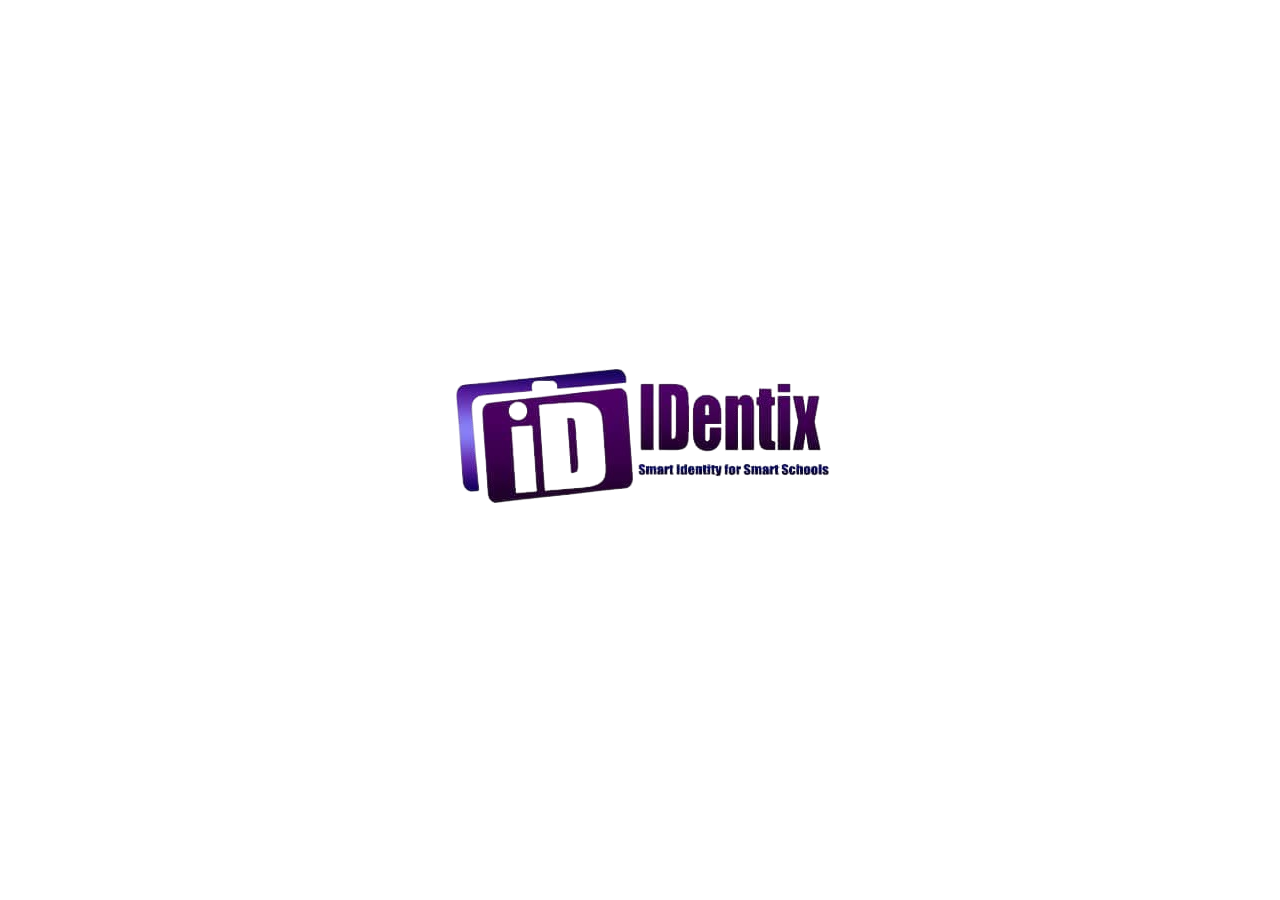
<file: index.html>
<!DOCTYPE html>
<html lang="en">
<head>
    <meta charset="UTF-8">
    <meta name="viewport" content="width=device-width, initial-scale=1.0">
    <title>Identix student</title>
    <link rel="stylesheet" href="./CSS/bootstrap.min.css">
    <link rel="stylesheet" href="./CSS/style.css">
    <link rel="stylesheet" href="https://cdnjs.cloudflare.com/ajax/libs/font-awesome/6.2.0/css/all.min.css">
</head>
<body>
    <div id="first">
    <div class="row justify-content-center">
        <div class="col-md-12">
            <img class="w-100" src="./images/IMG-20260421-WA0116-removebg-preview.png" alt="">
        </div>
    </div>
    </div>
    


    <script src="./js/jquery.slim.min.js"></script>
    <script src="./js/bootstrap.bundle.min.js"></script>
     <script>
        setTimeout (()=> {
                window.location.href = "index2.html";
                document.getElementById('first').style.display = 'none';
                document.getElementById('second').style.display = 'block';
           } ,3000
        );

       
    </script>
</body>
</html>
</file>
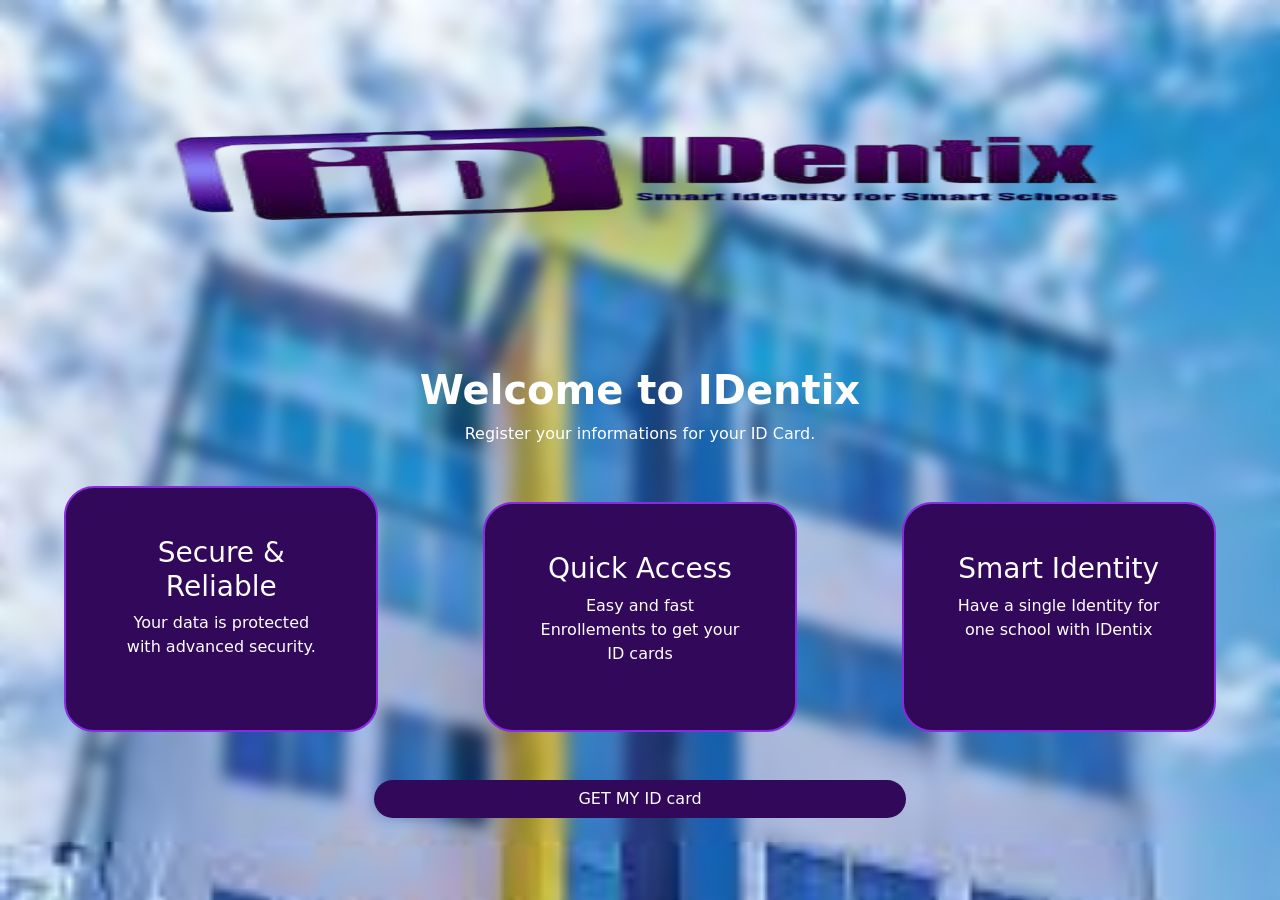
<file: index2.html>
<!DOCTYPE html>
<html lang="en">
<head>
    <meta charset="UTF-8">
    <meta name="viewport" content="width=device-width, initial-scale=1.0">
    <title>Identix landing</title>
   <link rel="stylesheet" href="./CSS/bootstrap.min.css">
   <link rel="stylesheet" href="./CSS/style2.css">
    <link rel="stylesheet" href="https://cdnjs.cloudflare.com/ajax/libs/font-awesome/6.2.0/css/all.min.css">
</head>
<body style="background-image: url(.//images/téléchargement\ \(20\).jfif); background-repeat: no-repeat; background-size: cover; backdrop-filter: blur(8px);">
<div id="second">
    <div class="row justify-content-center p-2">
        <div class="col-md-12">
            <img class="w-100" src="./images/IMG-20260421-WA0116-removebg-preview.png" alt="" height="350px">
        </div>
    </div>

        
    <div class="row justify-content-center text-center">
        <div class="col-md-10"> 
            <h1 style="font-weight: 700; font-size: 40px; color:white;">Welcome to IDentix</h1>
            <p class="text-white">Register your informations for your ID Card.</p>
        </div>
    </div>
    <div class="row  text-center text-white justify-content-around p-4">
        <div style="background: rgb(50, 8, 90); border: 2px solid blueviolet; border-radius: 30px;" class="col-md-3 p-5">
            <div class="c1">
            <h3>Secure & Reliable</h3>
            <p>Your data is protected with advanced security.</p>
        </div>
        </div>
       <div style="background: rgb(50, 8, 90); border: 2px solid blueviolet; border-radius: 30px;" class="col-md-3  p-5 mt-3">
         <div class="c1">
            <h3>Quick Access</h3>
            <P>Easy and fast Enrollements to get your ID cards</P>
        </div>
    </div>
      <div style="background: rgb(50, 8, 90); border: 2px solid blueviolet; border-radius: 30px;" class="col-md-3 p-5 mt-3">
        <div class="c1">
            <h3>Smart Identity</h3>
            <p>Have a single Identity for one school with IDentix</p>
        </div>
        </div>
    </div>
<div class="row justify-content-center p-4">
    <div class="col-md-7 text-center">
        <a href="register1.html"><button style="background:  rgb(50, 8, 90); border-radius: 50px;" class="btn m1 w-75 text-white">GET MY ID card</button></a>
    </div>
    </div>
</div>

    <script src="./js/jquery.slim.min.js"></script>
    <script src="./js/bootstrap.bundle.min.js"></script>
    <script></script>
</body>
</html>
</file>
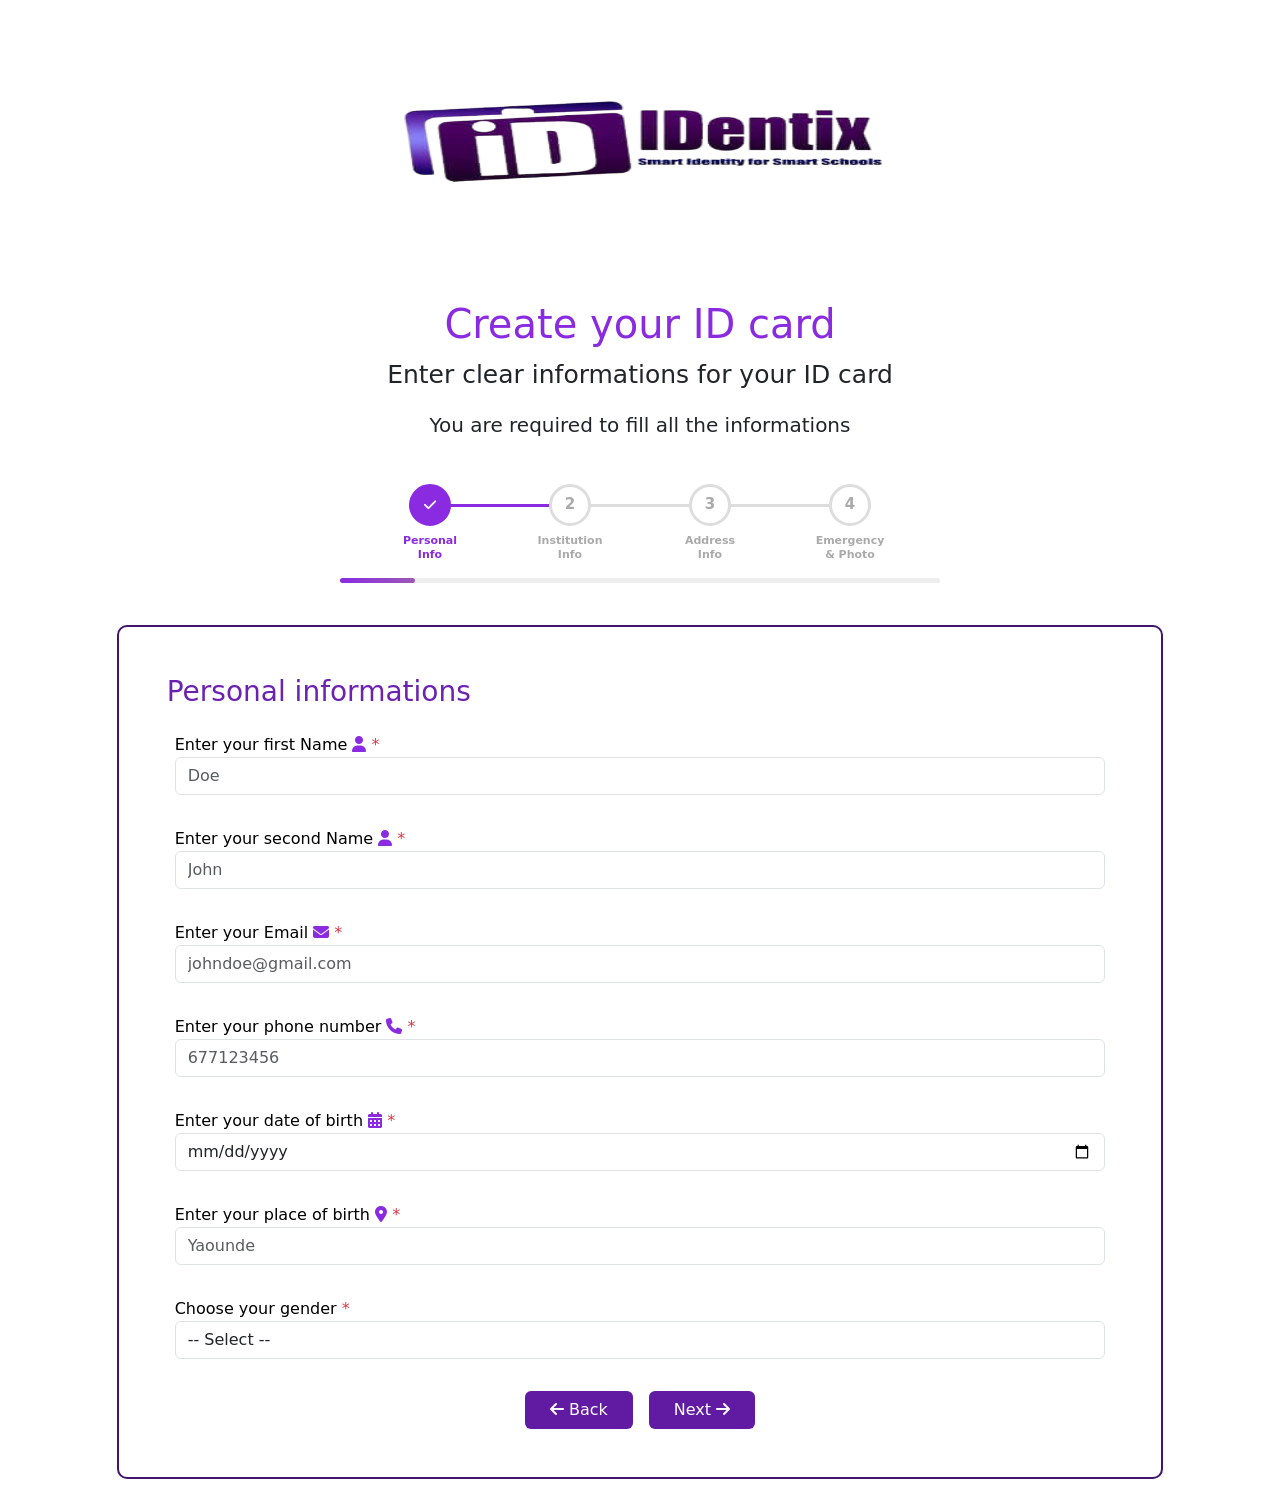
<file: register1.html>
<!DOCTYPE html>
<html lang="en">
<head>
    <meta charset="UTF-8">
    <meta name="viewport" content="width=device-width, initial-scale=1.0">
    <title>IDentix – Step 1</title>
    <link rel="stylesheet" href="./CSS/bootstrap.min.css">
    <link rel="stylesheet" href="./CSS/style2.css">
    <link rel="stylesheet" href="https://cdnjs.cloudflare.com/ajax/libs/font-awesome/6.2.0/css/all.min.css">

    <style>
        /* ── Step Indicator ── */
        .stepper-wrapper {
            display: flex;
            align-items: center;
            justify-content: center;
            padding: 28px 16px 10px;
            gap: 0;
        }

        .stepper-step {
            display: flex;
            flex-direction: column;
            align-items: center;
            position: relative;
            flex: 1;
            max-width: 140px;
        }

        /* Connector line between circles */
        .stepper-step:not(:last-child)::after {
            content: "";
            position: absolute;
            top: 20px;
            left: calc(50% + 20px);
            width: calc(100% - 40px);
            height: 3px;
            background: #ddd;
            z-index: 0;
            transition: background 0.4s ease;
        }

        .stepper-step.completed:not(:last-child)::after {
            background: blueviolet;
        }

        /* Circle */
        .stepper-circle {
            width: 42px;
            height: 42px;
            border-radius: 50%;
            border: 3px solid #ddd;
            background: #fff;
            display: flex;
            align-items: center;
            justify-content: center;
            font-weight: 700;
            font-size: 15px;
            color: #aaa;
            position: relative;
            z-index: 1;
            transition: all 0.3s ease;
        }

        .stepper-step.active .stepper-circle {
            border-color: blueviolet;
            background: blueviolet;
            color: #fff;
            box-shadow: 0 0 0 5px rgba(138, 43, 226, 0.18);
        }

        .stepper-step.completed .stepper-circle {
            border-color: blueviolet;
            background: blueviolet;
            color: #fff;
        }

        /* Label */
        .stepper-label {
            margin-top: 8px;
            font-size: 11px;
            font-weight: 600;
            color: #aaa;
            text-align: center;
            line-height: 1.3;
        }

        .stepper-step.active .stepper-label {
            color: blueviolet;
        }

        .stepper-step.completed .stepper-label {
            color: blueviolet;
        }

        /* Progress bar below stepper */
        .stepper-progress-bar {
            height: 5px;
            background: #eee;
            border-radius: 10px;
            margin: 6px auto 18px;
            max-width: 600px;
            width: 90%;
        }

        .stepper-progress-fill {
            height: 100%;
            border-radius: 10px;
            background: linear-gradient(90deg, blueviolet, #9b59b6);
            transition: width 0.5s ease;
        }

        /* Mobile: hide labels on very small screens */
        @media (max-width: 400px) {
            .stepper-label { display: none; }
            .stepper-circle { width: 34px; height: 34px; font-size: 13px; }
            .stepper-step:not(:last-child)::after { top: 16px; }
        }
    </style>
</head>
<body>

    
    <!-- ── Page Header ── -->
    <div class="row">
        <div class="col-md-12 text-center">
            <img class="w-50" src="./images/IMG-20260421-WA0116-removebg-preview.png" alt="" height="300px">
            <h1 style="font-size: 40px; color: blueviolet;">Create your ID card</h1>
            <p style="font-size: 25px;">Enter clear informations for your ID card</p>
            <p style="font-size: 20px;">You are required to fill all the informations</p>
        </div>
    </div>

    <!-- ── Step Indicator ── -->
    <div class="container-fluid px-0">
        <div class="stepper-wrapper">

            <div class="stepper-step completed">
                <div class="stepper-circle"><i class="fa-solid fa-check" style="font-size:14px;"></i></div>
                <div class="stepper-label">Personal<br>Info</div>
            </div>

            <div class="stepper-step">
                <div class="stepper-circle">2</div>
                <div class="stepper-label">Institution<br>Info</div>
            </div>

            <div class="stepper-step">
                <div class="stepper-circle">3</div>
                <div class="stepper-label">Address<br>Info</div>
            </div>

            <div class="stepper-step">
                <div class="stepper-circle">4</div>
                <div class="stepper-label">Emergency<br>& Photo</div>
            </div>

        </div>

        <!-- Progress bar: 1 of 4 = 12.5% (half of first step) -->
        <div class="stepper-progress-bar">
            <div class="stepper-progress-fill" style="width: 12.5%;"></div>
        </div>
    </div>


    <!-- ── Form ── -->
    <div class="row justify-content-center p-4">
        <div style="border: 2px solid rgb(66, 21, 108); border-radius: 10px;" class="col-md-10 text-black p-4 p-md-5">
            <form id="step1Form" novalidate>
                <h3 style="color: rgb(108, 34, 176);">Personal informations</h3>

                <div class="mt-3 p-2">
                    <label for="firstname">Enter your first Name <i style="color: blueviolet;" class="fa-solid fa-user"></i> <span class="text-danger">*</span></label>
                    <input type="text" class="form-control" name="firstname" id="firstname" placeholder="Doe">
                </div>
                <div class="mt-3 p-2">
                    <label for="secondname">Enter your second Name <i style="color: blueviolet;" class="fa-solid fa-user"></i> <span class="text-danger">*</span></label>
                    <input type="text" class="form-control" name="secondname" id="secondname" placeholder="John">
                </div>
                <div class="mt-3 p-2">
                    <label for="email">Enter your Email <i style="color: blueviolet;" class="fa-solid fa-envelope"></i> <span class="text-danger">*</span></label>
                    <input type="email" class="form-control" name="email" id="email" placeholder="johndoe@gmail.com">
                </div>
                <div class="mt-3 p-2">
                    <label for="contact">Enter your phone number <i style="color: blueviolet;" class="fa-solid fa-phone"></i> <span class="text-danger">*</span></label>
                    <input type="tel" class="form-control" name="contact" id="contact" placeholder="677123456">
                </div>
                <div class="mt-3 p-2">
                    <label for="date">Enter your date of birth <i style="color: blueviolet;" class="fa-solid fa-calendar-days"></i> <span class="text-danger">*</span></label>
                    <input type="date" class="form-control" name="date" id="date">
                </div>
                <div class="mt-3 p-2">
                    <label for="place">Enter your place of birth <i style="color: blueviolet;" class="fa-solid fa-location-dot"></i> <span class="text-danger">*</span></label>
                    <input type="text" class="form-control" name="place" id="place" placeholder="Yaounde">
                </div>
                <div class="mt-3 p-2">
                    <label for="gender">Choose your gender <span class="text-danger">*</span></label>
                    <select class="form-control" name="gender" id="gender">
                        <option value="">-- Select --</option>
                        <option value="male">Male</option>
                        <option value="female">Female</option>
                    </select>
                </div>

                <div class="mt-4 text-center d-flex justify-content-center gap-3 flex-wrap">
                    <a href="index2.html">
                        <button type="button" style="background: rgb(97, 27, 163);" class="btn text-white px-4">
                            <i class="fa-solid fa-arrow-left"></i> Back
                        </button>
                    </a>
                    <button type="submit" style="background: rgb(97, 27, 163);" class="btn text-white px-4">
                        Next <i class="fa-solid fa-arrow-right"></i>
                    </button>
                </div>
            </form>
        </div>
    </div>

    <script src="./js/jquery.slim.min.js"></script>
    <script src="./js/bootstrap.bundle.min.js"></script>
    <script src="main.js"></script>
</body>
</html>
</file>
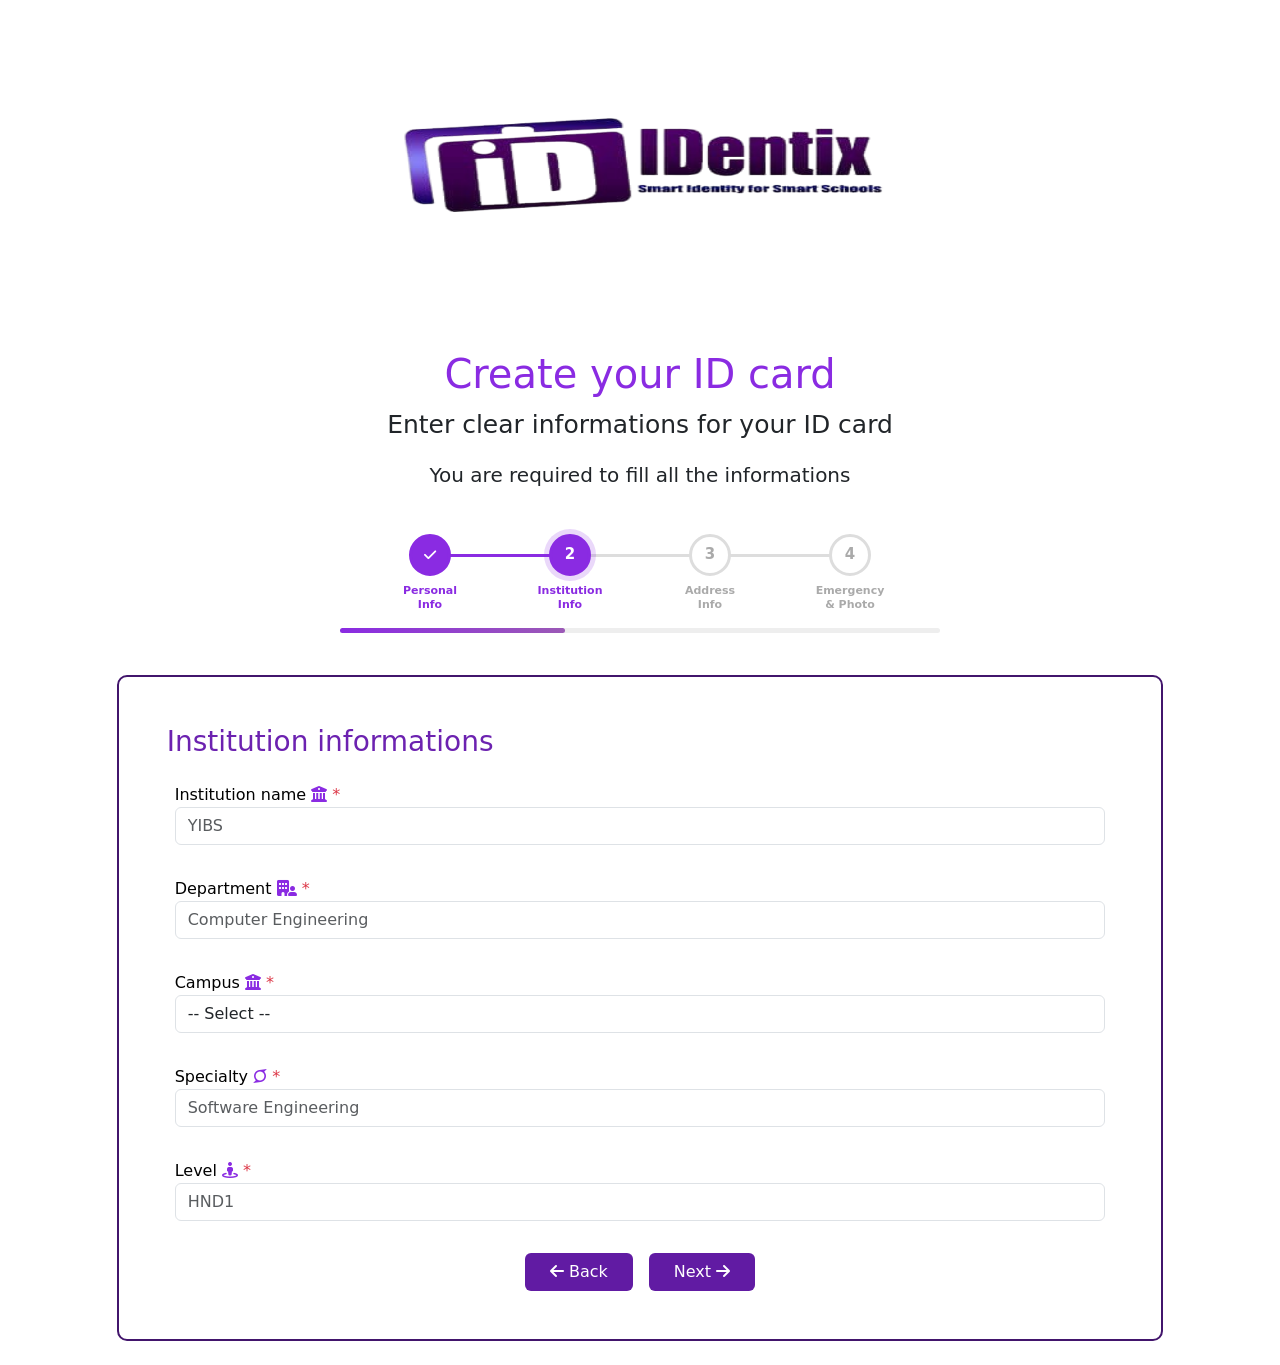
<file: register2.html>
<!DOCTYPE html>
<html lang="en">
<head>
    <meta charset="UTF-8">
    <meta name="viewport" content="width=device-width, initial-scale=1.0">
    <title>IDentix – Step 2</title>
    <link rel="stylesheet" href="./CSS/bootstrap.min.css">
    <link rel="stylesheet" href="./CSS/style2.css">
    <link rel="stylesheet" href="https://cdnjs.cloudflare.com/ajax/libs/font-awesome/6.2.0/css/all.min.css">

    <style>
        .stepper-wrapper {
            display: flex;
            align-items: center;
            justify-content: center;
            padding: 28px 16px 10px;
            gap: 0;
        }
        .stepper-step {
            display: flex;
            flex-direction: column;
            align-items: center;
            position: relative;
            flex: 1;
            max-width: 140px;
        }
        .stepper-step:not(:last-child)::after {
            content: "";
            position: absolute;
            top: 20px;
            left: calc(50% + 20px);
            width: calc(100% - 40px);
            height: 3px;
            background: #ddd;
            z-index: 0;
            transition: background 0.4s ease;
        }
        .stepper-step.completed:not(:last-child)::after {
            background: blueviolet;
        }
        .stepper-circle {
            width: 42px;
            height: 42px;
            border-radius: 50%;
            border: 3px solid #ddd;
            background: #fff;
            display: flex;
            align-items: center;
            justify-content: center;
            font-weight: 700;
            font-size: 15px;
            color: #aaa;
            position: relative;
            z-index: 1;
            transition: all 0.3s ease;
        }
        .stepper-step.active .stepper-circle {
            border-color: blueviolet;
            background: blueviolet;
            color: #fff;
            box-shadow: 0 0 0 5px rgba(138, 43, 226, 0.18);
        }
        .stepper-step.completed .stepper-circle {
            border-color: blueviolet;
            background: blueviolet;
            color: #fff;
        }
        .stepper-label {
            margin-top: 8px;
            font-size: 11px;
            font-weight: 600;
            color: #aaa;
            text-align: center;
            line-height: 1.3;
        }
        .stepper-step.active .stepper-label  { color: blueviolet; }
        .stepper-step.completed .stepper-label { color: blueviolet; }
        .stepper-progress-bar {
            height: 5px;
            background: #eee;
            border-radius: 10px;
            margin: 6px auto 18px;
            max-width: 600px;
            width: 90%;
        }
        .stepper-progress-fill {
            height: 100%;
            border-radius: 10px;
            background: linear-gradient(90deg, blueviolet, #9b59b6);
            transition: width 0.5s ease;
        }
        @media (max-width: 400px) {
            .stepper-label { display: none; }
            .stepper-circle { width: 34px; height: 34px; font-size: 13px; }
            .stepper-step:not(:last-child)::after { top: 16px; }
        }
    </style>
</head>
<body>

    
    <!-- ── Page Header ── -->
    <div class="row">
        <div class="col-md-12 text-center">
            <img class="w-50" src="./images/IMG-20260421-WA0116-removebg-preview.png" alt="" height="350px">
            <h1 style="font-size: 40px; color: blueviolet;">Create your ID card</h1>
            <p style="font-size: 25px;">Enter clear informations for your ID card</p>
            <p style="font-size: 20px;">You are required to fill all the informations</p>
        </div>
    </div>

    <!-- ── Step Indicator ── -->
    <div class="container-fluid px-0">
        <div class="stepper-wrapper">

            <div class="stepper-step completed">
                <div class="stepper-circle"><i class="fa-solid fa-check" style="font-size:14px;"></i></div>
                <div class="stepper-label">Personal<br>Info</div>
            </div>

            <div class="stepper-step active">
                <div class="stepper-circle">2</div>
                <div class="stepper-label">Institution<br>Info</div>
            </div>

            <div class="stepper-step">
                <div class="stepper-circle">3</div>
                <div class="stepper-label">Address<br>Info</div>
            </div>

            <div class="stepper-step">
                <div class="stepper-circle">4</div>
                <div class="stepper-label">Emergency<br>& Photo</div>
            </div>

        </div>

        <!-- Progress: 2 of 4 = 37.5% -->
        <div class="stepper-progress-bar">
            <div class="stepper-progress-fill" style="width: 37.5%;"></div>
        </div>
    </div>


    <!-- ── Form ── -->
    <div class="row justify-content-center p-4">
        <div style="border: 2px solid rgb(66, 21, 108); border-radius: 10px;" class="col-md-10 text-black p-4 p-md-5">
            <form id="step2Form" novalidate>
                <h3 style="color: rgb(108, 34, 176);">Institution informations</h3>

                <div class="mt-3 p-2">
                    <label for="school">Institution name <i style="color: blueviolet;" class="fa-solid fa-building-columns"></i> <span class="text-danger">*</span></label>
                    <input type="text" class="form-control" name="school" id="school" placeholder="YIBS">
                </div>
                <div class="mt-3 p-2">
                    <label for="Department">Department <i style="color: blueviolet;" class="fa-solid fa-building-user"></i> <span class="text-danger">*</span></label>
                    <input type="text" class="form-control" name="Department" id="Department" placeholder="Computer Engineering">
                </div>
                <div class="mt-3 p-2">
                    <label for="campus">Campus <i style="color: blueviolet;" class="fa-solid fa-building-columns"></i> <span class="text-danger">*</span></label>
                    <select class="form-control" name="campus" id="campus">
                        <option value="">-- Select --</option>
                        <option value="Campus A">Campus A</option>
                        <option value="Campus B">Campus B</option>
                    </select>
                </div>
                <div class="mt-3 p-2">
                    <label for="specialty">Specialty <i style="color: blueviolet;" class="fa-brands fa-superpowers"></i> <span class="text-danger">*</span></label>
                    <input type="text" class="form-control" name="specialty" id="specialty" placeholder="Software Engineering">
                </div>
                <div class="mt-3 p-2">
                    <label for="level">Level <i style="color: blueviolet;" class="fa-solid fa-street-view"></i> <span class="text-danger">*</span></label>
                    <input type="text" class="form-control" name="level" id="level" placeholder="HND1">
                </div>

                <div class="mt-4 text-center d-flex justify-content-center gap-3 flex-wrap">
                    <a href="register1.html">
                        <button type="button" style="background: rgb(97, 27, 163);" class="btn text-white px-4">
                            <i class="fa-solid fa-arrow-left"></i> Back
                        </button>
                    </a>
                    <button type="submit" style="background: rgb(97, 27, 163);" class="btn text-white px-4">
                        Next <i class="fa-solid fa-arrow-right"></i>
                    </button>
                </div>
            </form>
        </div>
    </div>

    <script src="./js/jquery.slim.min.js"></script>
    <script src="./js/bootstrap.bundle.min.js"></script>
    <script src="main.js"></script>
</body>
</html>
</file>
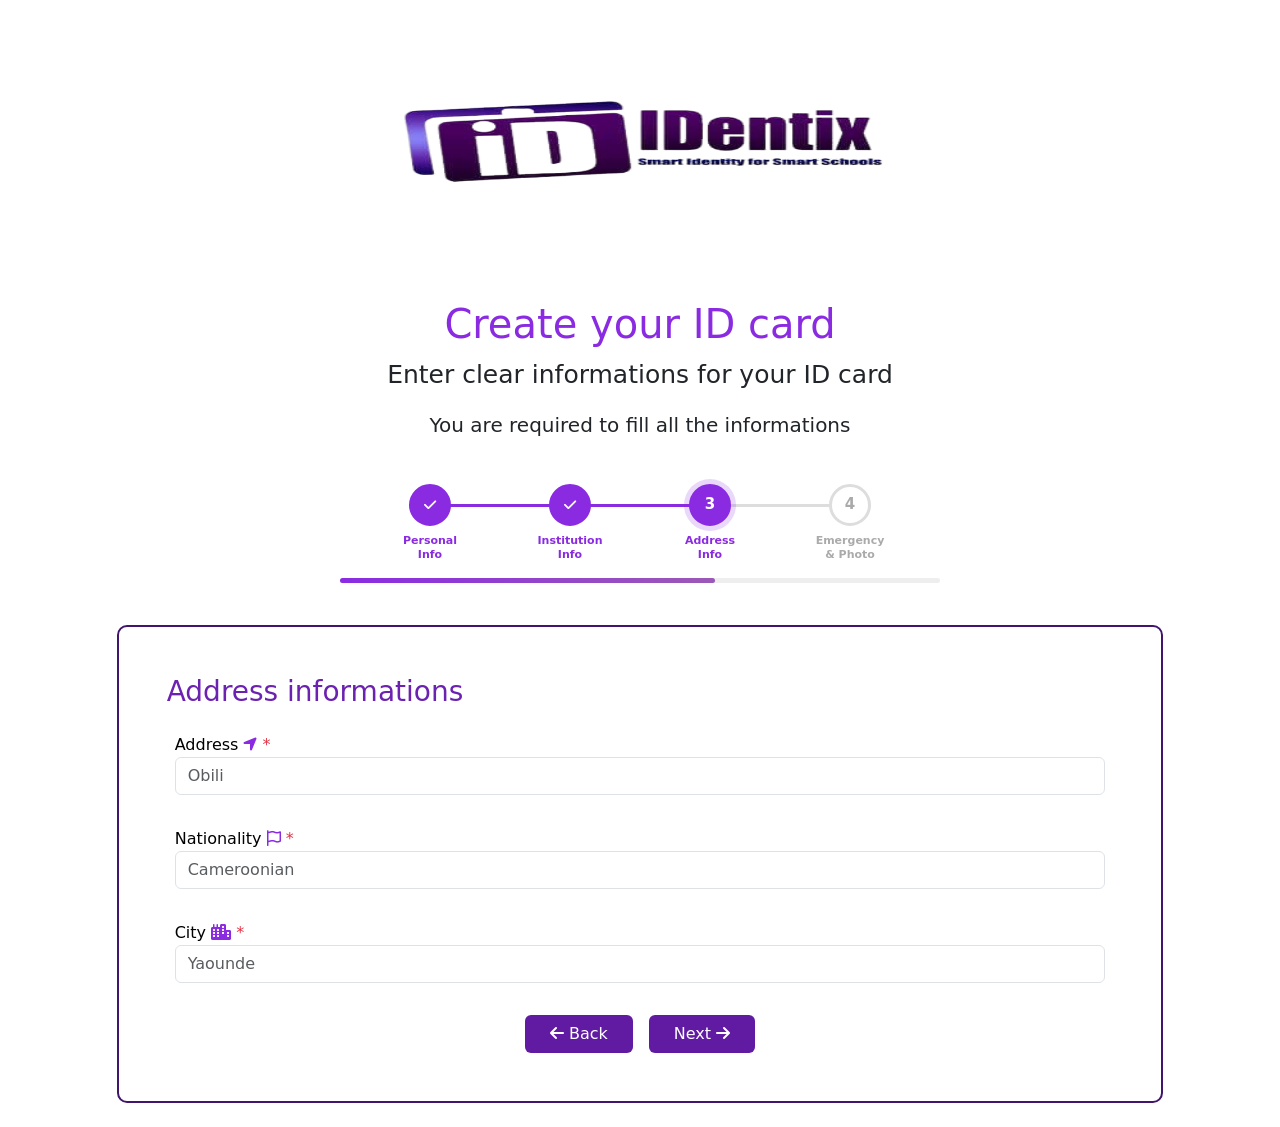
<file: register3.html>
<!DOCTYPE html>
<html lang="en">
<head>
    <meta charset="UTF-8">
    <meta name="viewport" content="width=device-width, initial-scale=1.0">
    <title>IDentix – Step 3</title>
    <link rel="stylesheet" href="./CSS/bootstrap.min.css">
    <link rel="stylesheet" href="./CSS/style2.css">
    <link rel="stylesheet" href="https://cdnjs.cloudflare.com/ajax/libs/font-awesome/6.2.0/css/all.min.css">

    <style>
        .stepper-wrapper {
            display: flex;
            align-items: center;
            justify-content: center;
            padding: 28px 16px 10px;
            gap: 0;
        }
        .stepper-step {
            display: flex;
            flex-direction: column;
            align-items: center;
            position: relative;
            flex: 1;
            max-width: 140px;
        }
        .stepper-step:not(:last-child)::after {
            content: "";
            position: absolute;
            top: 20px;
            left: calc(50% + 20px);
            width: calc(100% - 40px);
            height: 3px;
            background: #ddd;
            z-index: 0;
            transition: background 0.4s ease;
        }
        .stepper-step.completed:not(:last-child)::after {
            background: blueviolet;
        }
        .stepper-circle {
            width: 42px;
            height: 42px;
            border-radius: 50%;
            border: 3px solid #ddd;
            background: #fff;
            display: flex;
            align-items: center;
            justify-content: center;
            font-weight: 700;
            font-size: 15px;
            color: #aaa;
            position: relative;
            z-index: 1;
            transition: all 0.3s ease;
        }
        .stepper-step.active .stepper-circle {
            border-color: blueviolet;
            background: blueviolet;
            color: #fff;
            box-shadow: 0 0 0 5px rgba(138, 43, 226, 0.18);
        }
        .stepper-step.completed .stepper-circle {
            border-color: blueviolet;
            background: blueviolet;
            color: #fff;
        }
        .stepper-label {
            margin-top: 8px;
            font-size: 11px;
            font-weight: 600;
            color: #aaa;
            text-align: center;
            line-height: 1.3;
        }
        .stepper-step.active .stepper-label  { color: blueviolet; }
        .stepper-step.completed .stepper-label { color: blueviolet; }
        .stepper-progress-bar {
            height: 5px;
            background: #eee;
            border-radius: 10px;
            margin: 6px auto 18px;
            max-width: 600px;
            width: 90%;
        }
        .stepper-progress-fill {
            height: 100%;
            border-radius: 10px;
            background: linear-gradient(90deg, blueviolet, #9b59b6);
            transition: width 0.5s ease;
        }
        @media (max-width: 400px) {
            .stepper-label { display: none; }
            .stepper-circle { width: 34px; height: 34px; font-size: 13px; }
            .stepper-step:not(:last-child)::after { top: 16px; }
        }
    </style>
</head>
<body>

     <!-- ── Page Header ── -->
    <div class="row">
        <div class="col-md-12 text-center">
            <img class="w-50" src="./images/IMG-20260421-WA0116-removebg-preview.png" alt="" height="300px">
            <h1 style="font-size: 40px; color: blueviolet;">Create your ID card</h1>
            <p style="font-size: 25px;">Enter clear informations for your ID card</p>
            <p style="font-size: 20px;">You are required to fill all the informations</p>
        </div>
    </div>

    <!-- ── Step Indicator ── -->
    <div class="container-fluid px-0">
        <div class="stepper-wrapper">

            <div class="stepper-step completed">
                <div class="stepper-circle"><i class="fa-solid fa-check" style="font-size:14px;"></i></div>
                <div class="stepper-label">Personal<br>Info</div>
            </div>

            <div class="stepper-step completed">
                <div class="stepper-circle"><i class="fa-solid fa-check" style="font-size:14px;"></i></div>
                <div class="stepper-label">Institution<br>Info</div>
            </div>

            <div class="stepper-step active">
                <div class="stepper-circle">3</div>
                <div class="stepper-label">Address<br>Info</div>
            </div>

            <div class="stepper-step">
                <div class="stepper-circle">4</div>
                <div class="stepper-label">Emergency<br>& Photo</div>
            </div>

        </div>

        <!-- Progress: 3 of 4 = 62.5% -->
        <div class="stepper-progress-bar">
            <div class="stepper-progress-fill" style="width: 62.5%;"></div>
        </div>
    </div>


    <!-- ── Form ── -->
    <div class="row justify-content-center p-4">
        <div style="border: 2px solid rgb(66, 21, 108); border-radius: 10px;" class="col-md-10 text-black p-4 p-md-5">
            <form id="step3Form" novalidate>
                <h3 style="color: rgb(108, 34, 176);">Address informations</h3>

                <div class="mt-3 p-2">
                    <label for="address">Address <i style="color: blueviolet;" class="fa-solid fa-location-arrow"></i> <span class="text-danger">*</span></label>
                    <input type="text" class="form-control" name="address" id="address" placeholder="Obili">
                </div>
                <div class="mt-3 p-2">
                    <label for="nationality">Nationality <i style="color: blueviolet;" class="fa-regular fa-flag"></i> <span class="text-danger">*</span></label>
                    <input type="text" class="form-control" name="nationality" id="nationality" placeholder="Cameroonian">
                </div>
                <div class="mt-3 p-2">
                    <label for="city">City <i style="color: blueviolet;" class="fa-solid fa-city"></i> <span class="text-danger">*</span></label>
                    <input type="text" class="form-control" name="city" id="city" placeholder="Yaounde">
                </div>

                <div class="mt-4 text-center d-flex justify-content-center gap-3 flex-wrap">
                    <a href="register2.html">
                        <button type="button" style="background: rgb(97, 27, 163);" class="btn text-white px-4">
                            <i class="fa-solid fa-arrow-left"></i> Back
                        </button>
                    </a>
                    <button type="submit" style="background: rgb(97, 27, 163);" class="btn text-white px-4">
                        Next <i class="fa-solid fa-arrow-right"></i>
                    </button>
                </div>
            </form>
        </div>
    </div>

    <script src="./js/jquery.slim.min.js"></script>
    <script src="./js/bootstrap.bundle.min.js"></script>
    <script src="main.js"></script>
</body>
</html>
</file>
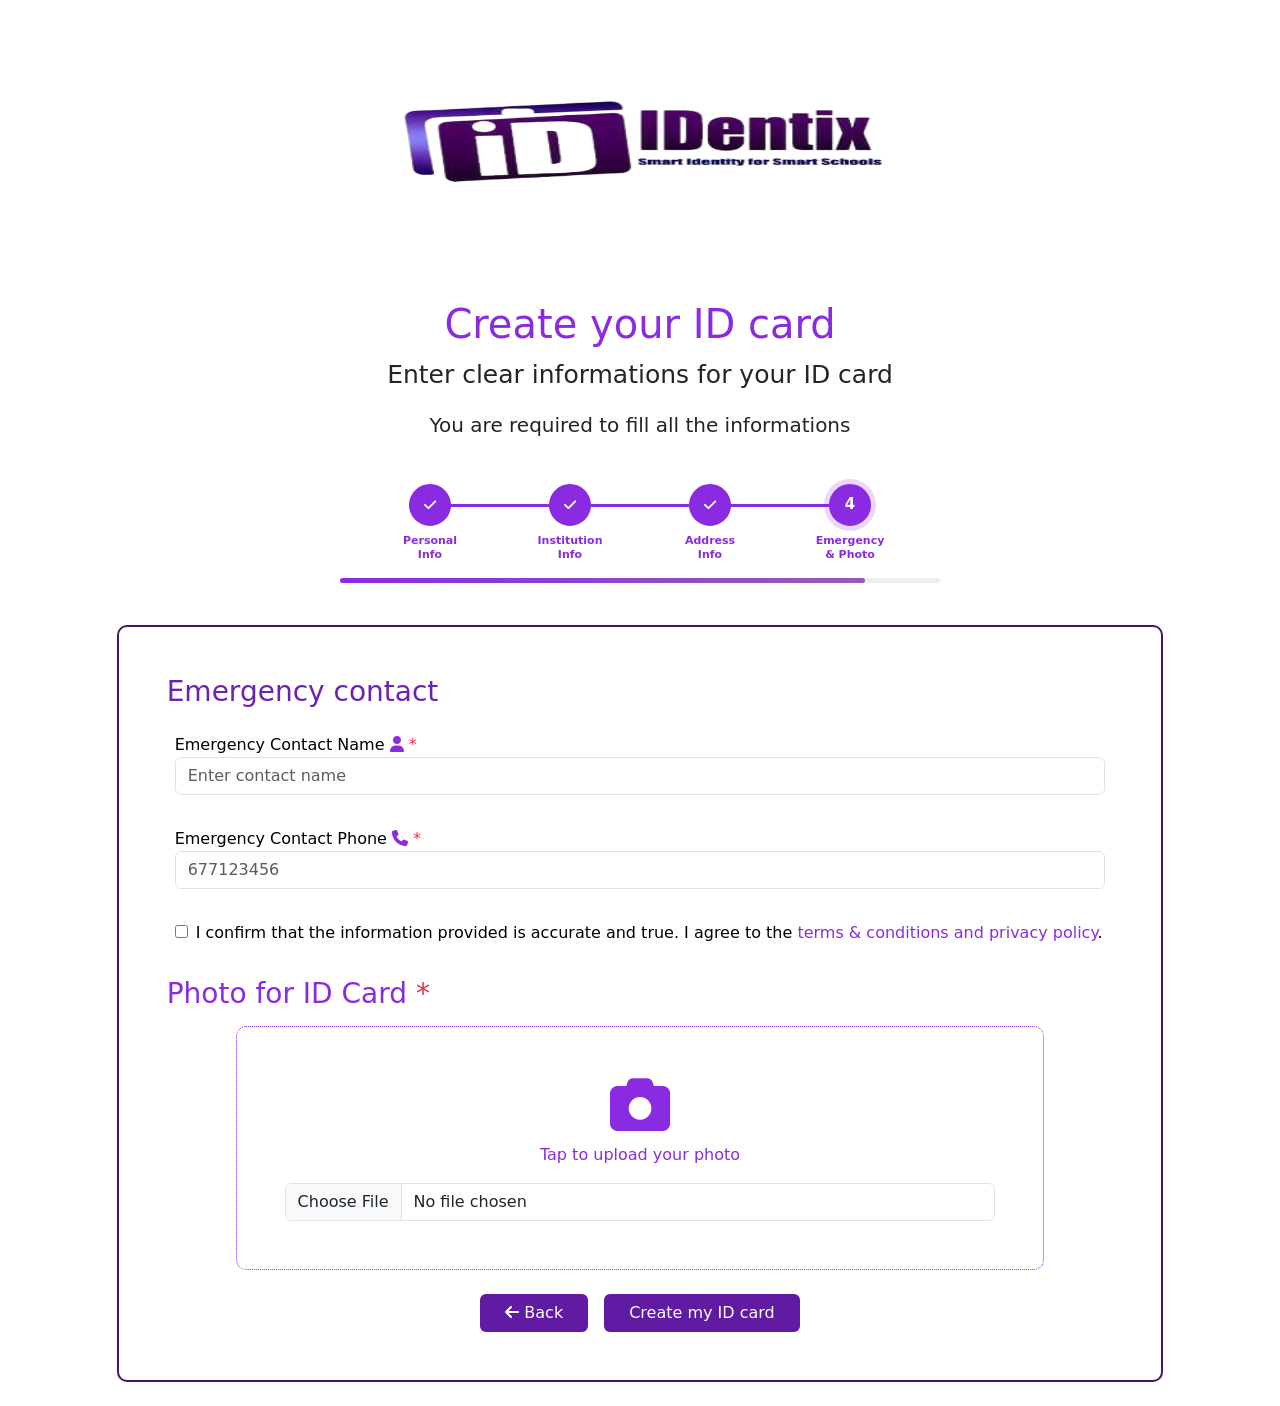
<file: register4.html>
<!DOCTYPE html>
<html lang="en">
<head>
    <meta charset="UTF-8">
    <meta name="viewport" content="width=device-width, initial-scale=1.0">
    <title>IDentix – Step 4</title>
    <link rel="stylesheet" href="./CSS/bootstrap.min.css">
    <link rel="stylesheet" href="./CSS/style2.css">
    <link rel="stylesheet" href="https://cdnjs.cloudflare.com/ajax/libs/font-awesome/6.2.0/css/all.min.css">

    <style>
        .stepper-wrapper {
            display: flex;
            align-items: center;
            justify-content: center;
            padding: 28px 16px 10px;
            gap: 0;
        }
        .stepper-step {
            display: flex;
            flex-direction: column;
            align-items: center;
            position: relative;
            flex: 1;
            max-width: 140px;
        }
        .stepper-step:not(:last-child)::after {
            content: "";
            position: absolute;
            top: 20px;
            left: calc(50% + 20px);
            width: calc(100% - 40px);
            height: 3px;
            background: #ddd;
            z-index: 0;
            transition: background 0.4s ease;
        }
        .stepper-step.completed:not(:last-child)::after {
            background: blueviolet;
        }
        .stepper-circle {
            width: 42px;
            height: 42px;
            border-radius: 50%;
            border: 3px solid #ddd;
            background: #fff;
            display: flex;
            align-items: center;
            justify-content: center;
            font-weight: 700;
            font-size: 15px;
            color: #aaa;
            position: relative;
            z-index: 1;
            transition: all 0.3s ease;
        }
        .stepper-step.active .stepper-circle {
            border-color: blueviolet;
            background: blueviolet;
            color: #fff;
            box-shadow: 0 0 0 5px rgba(138, 43, 226, 0.18);
        }
        .stepper-step.completed .stepper-circle {
            border-color: blueviolet;
            background: blueviolet;
            color: #fff;
        }
        .stepper-label {
            margin-top: 8px;
            font-size: 11px;
            font-weight: 600;
            color: #aaa;
            text-align: center;
            line-height: 1.3;
        }
        .stepper-step.active .stepper-label  { color: blueviolet; }
        .stepper-step.completed .stepper-label { color: blueviolet; }
        .stepper-progress-bar {
            height: 5px;
            background: #eee;
            border-radius: 10px;
            margin: 6px auto 18px;
            max-width: 600px;
            width: 90%;
        }
        .stepper-progress-fill {
            height: 100%;
            border-radius: 10px;
            background: linear-gradient(90deg, blueviolet, #9b59b6);
            transition: width 0.5s ease;
        }
        @media (max-width: 400px) {
            .stepper-label { display: none; }
            .stepper-circle { width: 34px; height: 34px; font-size: 13px; }
            .stepper-step:not(:last-child)::after { top: 16px; }
        }
    </style>
</head>
<body>

     <!-- ── Page Header ── -->
    <div class="row">
        <div class="col-md-12 text-center">
            <img class="w-50" src="./images/IMG-20260421-WA0116-removebg-preview.png" alt="" height="300px">
            <h1 style="font-size: 40px; color: blueviolet;">Create your ID card</h1>
            <p style="font-size: 25px;">Enter clear informations for your ID card</p>
            <p style="font-size: 20px;">You are required to fill all the informations</p>
        </div>
    </div>

    <!-- ── Step Indicator ── -->
    <div class="container-fluid px-0">
        <div class="stepper-wrapper">

            <div class="stepper-step completed">
                <div class="stepper-circle"><i class="fa-solid fa-check" style="font-size:14px;"></i></div>
                <div class="stepper-label">Personal<br>Info</div>
            </div>

            <div class="stepper-step completed">
                <div class="stepper-circle"><i class="fa-solid fa-check" style="font-size:14px;"></i></div>
                <div class="stepper-label">Institution<br>Info</div>
            </div>

            <div class="stepper-step completed">
                <div class="stepper-circle"><i class="fa-solid fa-check" style="font-size:14px;"></i></div>
                <div class="stepper-label">Address<br>Info</div>
            </div>

            <div class="stepper-step active">
                <div class="stepper-circle">4</div>
                <div class="stepper-label">Emergency<br>& Photo</div>
            </div>

        </div>

        <!-- Progress: 4 of 4 = 87.5% (full on submit) -->
        <div class="stepper-progress-bar">
            <div class="stepper-progress-fill" style="width: 87.5%;"></div>
        </div>
    </div>


    <!-- ── Form ── -->
    <div class="row justify-content-center p-4">
        <div style="border: 2px solid rgb(66, 21, 108); border-radius: 10px;" class="col-md-10 text-black p-4 p-md-5">
            <form id="step4Form" novalidate>
                <h3 style="color: rgb(108, 34, 176);">Emergency contact</h3>

                <div class="mt-3 p-2">
                    <label for="emergencyName">Emergency Contact Name <i style="color: blueviolet;" class="fa-solid fa-user"></i> <span class="text-danger">*</span></label>
                    <input type="text" class="form-control" name="emergencyName" id="emergencyName" placeholder="Enter contact name">
                </div>
                <div class="mt-3 p-2">
                    <label for="emergencyPhone">Emergency Contact Phone <i style="color: blueviolet;" class="fa-solid fa-phone"></i> <span class="text-danger">*</span></label>
                    <input type="tel" class="form-control" name="emergencyPhone" id="emergencyPhone" placeholder="677123456">
                </div>

                <div class="mt-3 p-2 d-flex align-items-start gap-2">
                    <input type="checkbox" id="agreeCheckbox" style="margin-top: 4px; flex-shrink: 0;">
                    <p class="mb-0">I confirm that the information provided is accurate and true.
                        I agree to the <span style="color: blueviolet;">terms &amp; conditions and privacy policy</span>.
                    </p>
                </div>

                <h3 style="color: blueviolet;" class="mt-4">
                    Photo for ID Card <span class="text-danger">*</span>
                </h3>
                <div class="row justify-content-center mt-3">
                    <div style="border: 1px dotted blueviolet; border-radius: 10px;" class="col-md-10 text-center p-4 p-md-5">
                        <i style="font-size: 60px; color: blueviolet;" class="fa-solid fa-camera"></i>
                        <p style="color: blueviolet;" class="mt-2">Tap to upload your photo</p>
                        <input type="file" class="form-control" name="img" id="img" accept="image/*">
                    </div>
                </div>

                <div class="mt-4 text-center d-flex justify-content-center gap-3 flex-wrap">
                    <a href="register3.html">
                        <button type="button" style="background: rgb(97, 27, 163);" class="btn text-white px-4">
                            <i class="fa-solid fa-arrow-left"></i> Back
                        </button>
                    </a>
                    <button type="submit" style="background: rgb(97, 27, 163);" class="btn text-white px-4">
                        Create my ID card
                    </button>
                </div>
            </form>
        </div>
    </div>

    <script src="./js/jquery.slim.min.js"></script>
    <script src="./js/bootstrap.bundle.min.js"></script>
    <script src="main.js"></script>
</body>
</html>
</file>
<file: CSS/style.css>
*{
    padding: 0;
    margin: 0;
    box-sizing: border-box;
    font-family: sans-serif;
}

body{
    display: flex;
    justify-content: center;
    align-items: center;
    min-height: 100vh;
}
</file>
<file: CSS/style2.css>
.m1:hover{
  border: 2px solid blueviolet;
  background: transparent;
  transition: ease-in-out;
}
</file>
